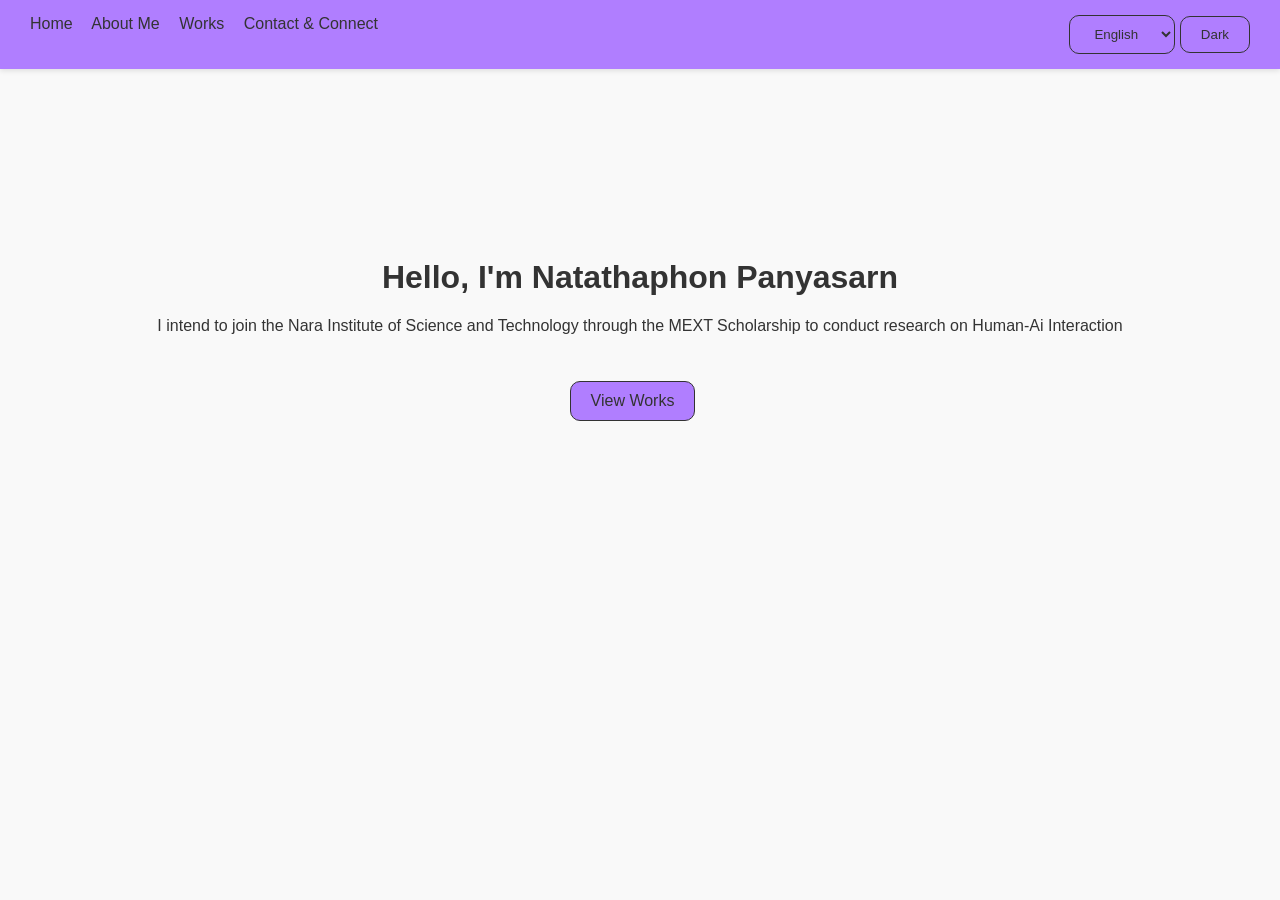
<file: index.html>
<!DOCTYPE html>
<html lang="en">
<head>
    <meta charset="UTF-8">
    <meta name="viewport" content="width=device-width, initial-scale=1.0">
    <link rel="icon" href="data:image/svg+xml,<svg xmlns=%22http://www.w3.org/2000/svg%22 viewBox=%220 0 100 100%22><text y=%22.9em%22 font-size=%2290%22 font-family=%22cursive%22 font-style=%22italic%22>N</text></svg>">
    
    <title>My Portfolio</title>
    <link rel="stylesheet" href="style.css">
</head>
<body>
    <!-- แถบเมนูด้านบน -->
    <header>
    <nav>
        <div class="menu">
            <a href="index.html" id="nav-home">Home</a>
            <a href="about.html" id="nav-about">About Me</a>
            <a href="works.html" id="nav-works">Works</a>
            <a href="contact.html" id="nav-contact">Contact & Connect</a>
        </div>
        <div class="controls">
            <!-- ปุ่มเปลี่ยนภาษา -->
            <select id="lang-switch" style="background-color: var(--nav-bg); color: var(--text-color); border: 1px solid var(--text-color); padding: 10px 20px; cursor: pointer; border-radius: 10px;">
                <option value="en" style="font-weight: 500;">English</option>
                <option value="th" style="font-weight: 500;">ไทย</option>
                <option value="jp" style="font-weight: 500;">日本語</option>
            </select>
            <!-- ปุ่มเปลี่ยนโหมด -->
            <button id="theme-toggle" style="background-color: var(--nav-bg); color: var(--text-color); border: 1px solid var(--text-color); padding: 10px 20px; cursor: pointer; border-radius: 10px;">Dark</button>
        </div>
    </nav>
    </header>

    <!-- เนื้อหาหลัก -->
    <main>
    <h1 id="welcome-text" style="margin-top: 150px;">Hello, I'm Natathaphon Panyasarn</h1>
    <p id="myintend-text" style="margin-top: 20px;">"I intend to join the Nara Institute of Science and Technology through the MEXT Scholarship to conduct research on Human-Ai Interaction"</p> 
    <a href="works.html" id="view-works" style="display: inline-block; margin-top: 30px; background-color: var(--nav-bg); color: var(--text-color); border: 1px solid var(--text-color); padding: 10px 20px; cursor: pointer; border-radius: 10px;">View Works</a>
    </main>

    <script src="script.js"></script>
</body>
</html>
</file>
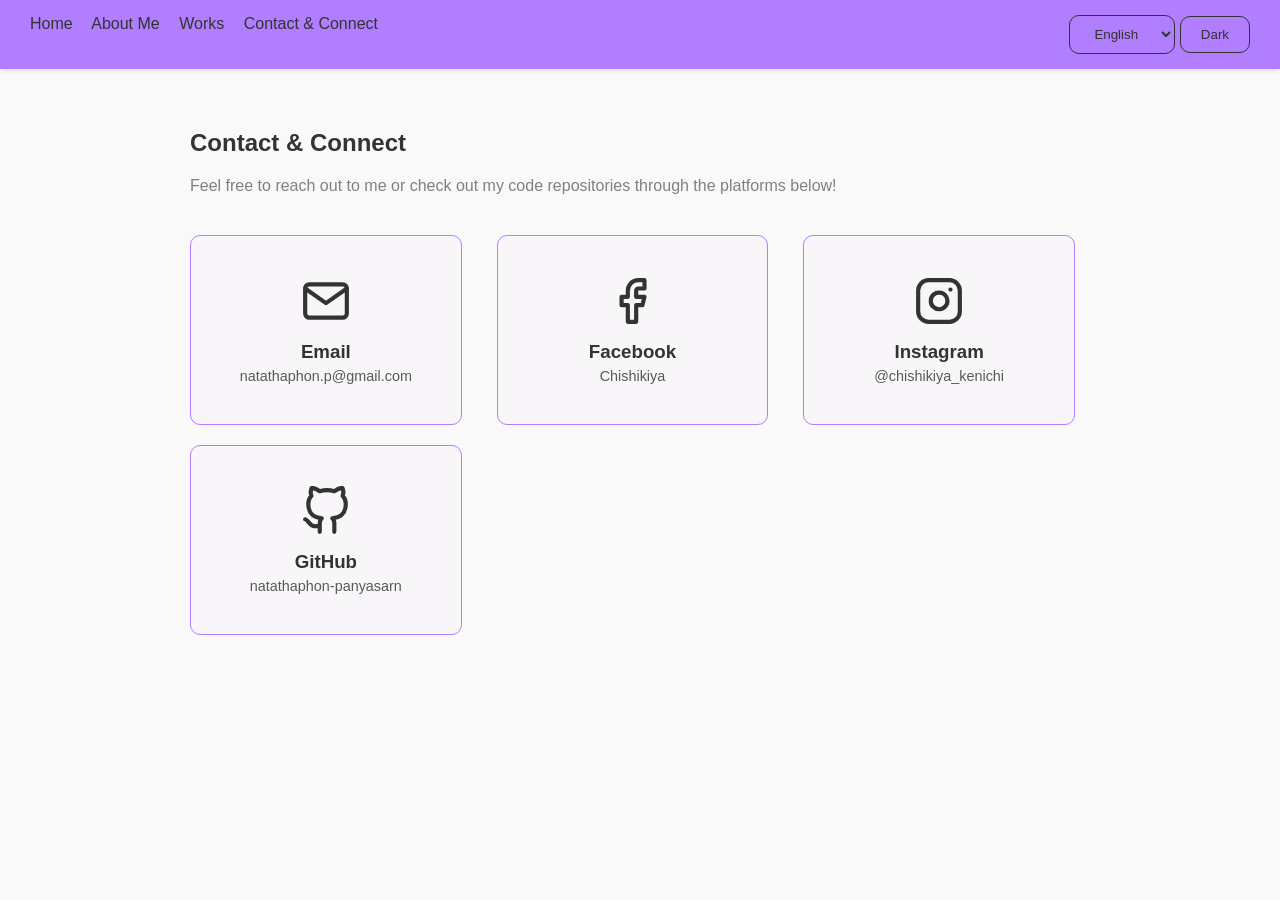
<file: contact.html>
<!DOCTYPE html>
<html lang="en">
<head>
    <meta charset="UTF-8">
    <meta name="viewport" content="width=device-width, initial-scale=1.0">
    <title>Contact Me - My Portfolio</title>
    <link rel="icon" href="data:image/svg+xml,<svg xmlns=%22http://www.w3.org/2000/svg%22 viewBox=%220 0 100 100%22><text y=%22.9em%22 font-size=%2290%22 font-family=%22cursive%22 font-style=%22italic%22>N</text></svg>">
    <link rel="stylesheet" href="style.css">
</head>
<body>
    <!-- แถบเมนูด้านบน -->
    <header>
    <nav>
        <div class="menu">
            <a href="index.html" id="nav-home">Home</a>
            <a href="about.html" id="nav-about">About Me</a>
            <a href="works.html" id="nav-works">Works</a>
            <a href="contact.html" id="nav-contact">Contact & Connect</a>
        </div>
        <div class="controls">
            <!-- ปุ่มเปลี่ยนภาษา -->
            <select id="lang-switch" style="background-color: var(--nav-bg); color: var(--text-color); border: 1px solid var(--text-color); padding: 10px 20px; cursor: pointer; border-radius: 10px;">
                <option value="en" style="font-weight: 500;">English</option>
                <option value="th" style="font-weight: 500;">ไทย</option>
                <option value="jp" style="font-weight: 500;">日本語</option>
            </select>
            <!-- ปุ่มเปลี่ยนโหมด -->
            <button id="theme-toggle" style="background-color: var(--nav-bg); color: var(--text-color); border: 1px solid var(--text-color); padding: 10px 20px; cursor: pointer; border-radius: 10px;">Dark</button>
        </div>
    </nav>
    </header>
    <!-- เนื้อหาหลัก -->
    <main>
        <section class="about-container">
            <h1 id="contact-title">Contact Me</h1>
            <p id="contact-desc" style="margin-bottom: 40px; color: gray;">Feel free to reach out to me or check out my code repositories through the platforms below!</p>
            
            <!-- ใช้ Grid จากสไตล์เดิม และปรับให้แสดงผลแบบอัตโนมัติ (Responsive) -->
            <div class="skills-grid" style="grid-template-columns: repeat(auto-fit, minmax(220px, 1fr)); gap: 20px;">
                
                <!-- Email -->
                <a href="mailto:natathaphon.p@gmail.com" style="text-decoration: none; color: inherit;">
                    <div class="skill-box" style="display: flex; flex-direction: column; align-items: center; justify-content: center; padding: 40px 20px; cursor: pointer;">
                        <!-- SVG Email Icon -->
                        <svg class="custom-icon" viewBox="0 0 24 24" fill="none" stroke="currentColor" stroke-width="2" stroke-linecap="round" stroke-linejoin="round" style="width: 50px; height: 50px; margin-bottom: 15px;">
                            <path d="M4 4h16c1.1 0 2 .9 2 2v12c0 1.1-.9 2-2 2H4c-1.1 0-2-.9-2-2V6c0-1.1.9-2 2-2z"></path>
                            <polyline points="22,6 12,13 2,6"></polyline>
                        </svg>
                        <h3 style="margin: 0;">Email</h3>
                        <p style="margin: 5px 0 0 0; font-size: 0.9em; opacity: 0.8; word-break: break-all;">natathaphon.p@gmail.com</p>
                    </div>
                </a>

                <!-- Facebook -->
                <a href="https://www.facebook.com/Chishikiya/" target="_blank" style="text-decoration: none; color: inherit;">
                    <div class="skill-box" style="display: flex; flex-direction: column; align-items: center; justify-content: center; padding: 40px 20px; cursor: pointer;">
                        <!-- SVG Facebook Icon -->
                        <svg class="custom-icon" viewBox="0 0 24 24" fill="none" stroke="currentColor" stroke-width="2" stroke-linecap="round" stroke-linejoin="round" style="width: 50px; height: 50px; margin-bottom: 15px;">
                            <path d="M18 2h-3a5 5 0 0 0-5 5v3H7v4h3v8h4v-8h3l1-4h-4V7a1 1 0 0 1 1-1h3z"></path>
                        </svg>
                        <h3 style="margin: 0;">Facebook</h3>
                        <p style="margin: 5px 0 0 0; font-size: 0.9em; opacity: 0.8;">Chishikiya</p>
                    </div>
                </a>

                <!-- Instagram -->
                <a href="https://www.instagram.com/chishikiya_kenichi/" target="_blank" style="text-decoration: none; color: inherit;">
                    <div class="skill-box" style="display: flex; flex-direction: column; align-items: center; justify-content: center; padding: 40px 20px; cursor: pointer;">
                        <!-- SVG Instagram Icon -->
                        <svg class="custom-icon" viewBox="0 0 24 24" fill="none" stroke="currentColor" stroke-width="2" stroke-linecap="round" stroke-linejoin="round" style="width: 50px; height: 50px; margin-bottom: 15px;">
                            <rect x="2" y="2" width="20" height="20" rx="5" ry="5"></rect>
                            <path d="M16 11.37A4 4 0 1 1 12.63 8 4 4 0 0 1 16 11.37z"></path>
                            <line x1="17.5" y1="6.5" x2="17.51" y2="6.5"></line>
                        </svg>
                        <h3 style="margin: 0;">Instagram</h3>
                        <p style="margin: 5px 0 0 0; font-size: 0.9em; opacity: 0.8;">@chishikiya_kenichi</p>
                    </div>
                </a>

                <!-- GitHub -->
                <a href="https://github.com/natathaphon-panyasarn" target="_blank" style="text-decoration: none; color: inherit;">
                    <div class="skill-box" style="display: flex; flex-direction: column; align-items: center; justify-content: center; padding: 40px 20px; cursor: pointer;">
                        <!-- SVG GitHub Icon -->
                        <svg class="custom-icon" viewBox="0 0 24 24" fill="none" stroke="currentColor" stroke-width="2" stroke-linecap="round" stroke-linejoin="round" style="width: 50px; height: 50px; margin-bottom: 15px;">
                            <path d="M9 19c-5 1.5-5-2.5-7-3m14 6v-3.87a3.37 3.37 0 0 0-.94-2.61c3.14-.35 6.44-1.54 6.44-7A5.44 5.44 0 0 0 20 4.77 5.07 5.07 0 0 0 19.91 1S18.73.65 16 2.48a13.38 13.38 0 0 0-7 0C6.27.65 5.09 1 5.09 1A5.07 5.07 0 0 0 5 4.77a5.44 5.44 0 0 0-1.5 3.78c0 5.42 3.3 6.61 6.44 7A3.37 3.37 0 0 0 9 18.13V22"></path>
                        </svg>
                        <h3 style="margin: 0;">GitHub</h3>
                        <p style="margin: 5px 0 0 0; font-size: 0.9em; opacity: 0.8;">natathaphon-panyasarn</p>
                    </div>
                </a>
            </div>
        </section>
    </main>


    <script src="script.js"></script>
</body>
</html>
</file>
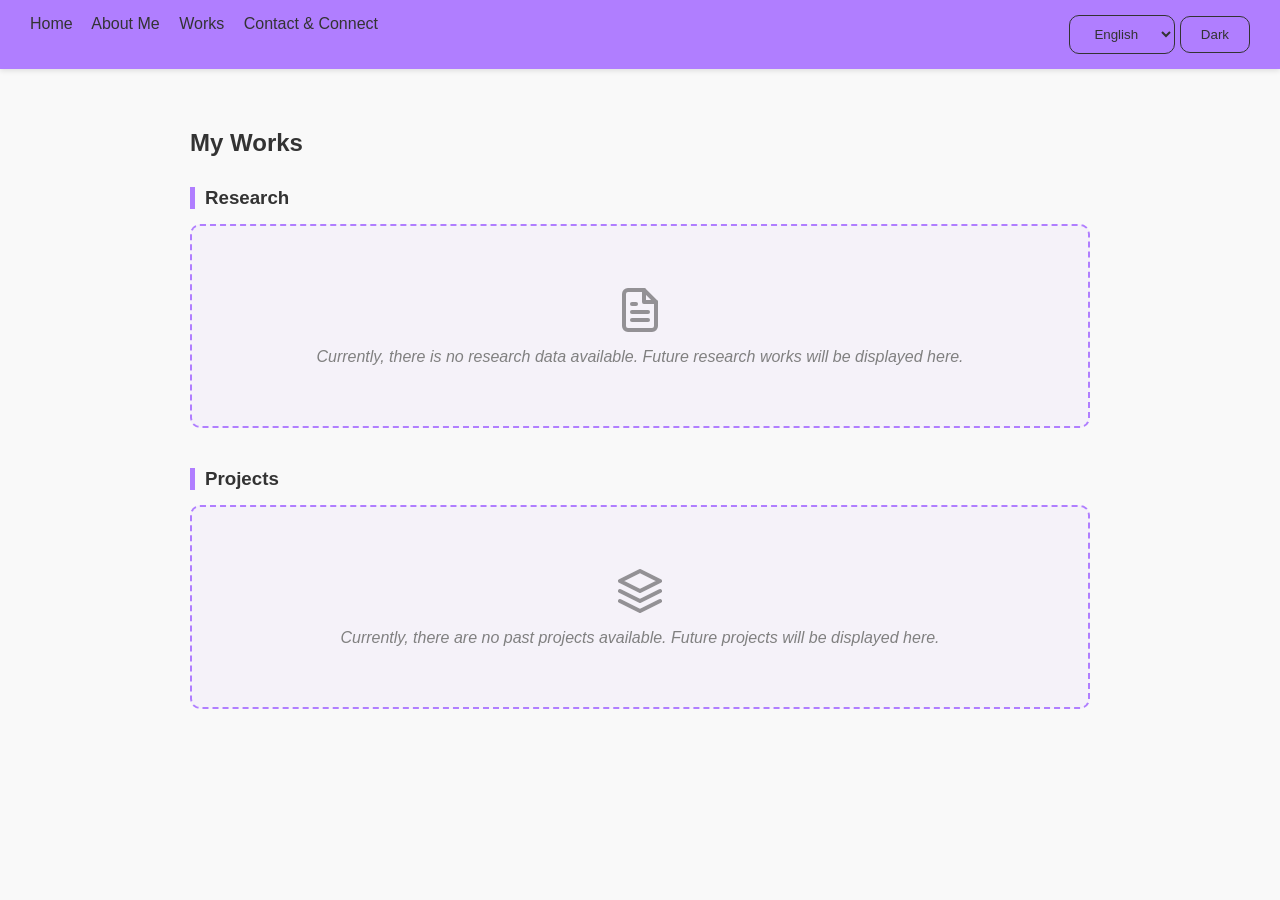
<file: works.html>
<!DOCTYPE html>
<html lang="en">
<head>
    <meta charset="UTF-8">
    <meta name="viewport" content="width=device-width, initial-scale=1.0">
    <link rel="icon" href="data:image/svg+xml,<svg xmlns=%22http://www.w3.org/2000/svg%22 viewBox=%220 0 100 100%22><text y=%22.9em%22 font-size=%2290%22 font-family=%22cursive%22 font-style=%22italic%22>N</text></svg>">
    <title>My Works - My Portfolio</title>
    <link rel="stylesheet" href="style.css">
</head>
<body>
    <!-- แถบเมนูด้านบน -->
    <header>
    <nav>
        <div class="menu">
            <a href="index.html" id="nav-home">Home</a>
            <a href="about.html" id="nav-about">About Me</a>
            <a href="works.html" id="nav-works">Works</a>
            <a href="contact.html" id="nav-contact">Contact & Connect</a>
        </div>
        <div class="controls">
            <!-- ปุ่มเปลี่ยนภาษา -->
            <select id="lang-switch" style="background-color: var(--nav-bg); color: var(--text-color); border: 1px solid var(--text-color); padding: 10px 20px; cursor: pointer; border-radius: 10px;">
                <option value="en" style="font-weight: 500;">English</option>
                <option value="th" style="font-weight: 500;">ไทย</option>
                <option value="jp" style="font-weight: 500;">日本語</option>
            </select>
            <!-- ปุ่มเปลี่ยนโหมด -->
            <button id="theme-toggle" style="background-color: var(--nav-bg); color: var(--text-color); border: 1px solid var(--text-color); padding: 10px 20px; cursor: pointer; border-radius: 10px;">Dark</button>
        </div>
    </nav>
    </header>

    <!-- เนื้อหาหลัก -->
    <main>
        <section class="about-container">
            <h1 id="works-title">My Works</h1>
            
            <!-- ส่วนข้อมูลการวิจัย (Research Data) -->
            <h3 class="section-heading" id="research-heading">Research</h3>
            <div class="skill-box" style="text-align: center; padding: 60px 20px; border: 2px dashed var(--nav-bg); background-color: rgba(176, 126, 255, 0.05);">
                <svg class="custom-icon" viewBox="0 0 24 24" fill="none" stroke="currentColor" stroke-width="2" stroke-linecap="round" stroke-linejoin="round" style="width: 48px; height: 48px; opacity: 0.5; margin-bottom: 10px;">
                    <path d="M14 2H6a2 2 0 0 0-2 2v16a2 2 0 0 0 2 2h12a2 2 0 0 0 2-2V8z"></path>
                    <polyline points="14 2 14 8 20 8"></polyline>
                    <line x1="16" y1="13" x2="8" y2="13"></line>
                    <line x1="16" y1="17" x2="8" y2="17"></line>
                    <polyline points="10 9 9 9 8 9"></polyline>
                </svg>
                <p id="research-placeholder" style="color: gray; font-style: italic; margin: 0;">Currently, there is no research data available. Future research works will be displayed here.</p>
            </div>

            <!-- ส่วนโปรเจคที่เคยทำ (Past Projects) -->
            <h3 class="section-heading" id="project-heading" style="margin-top: 40px;">Projects</h3>
            <div class="skill-box" style="text-align: center; padding: 60px 20px; border: 2px dashed var(--nav-bg); background-color: rgba(176, 126, 255, 0.05);">
                <svg class="custom-icon" viewBox="0 0 24 24" fill="none" stroke="currentColor" stroke-width="2" stroke-linecap="round" stroke-linejoin="round" style="width: 48px; height: 48px; opacity: 0.5; margin-bottom: 10px;">
                    <polygon points="12 2 2 7 12 12 22 7 12 2"></polygon>
                    <polyline points="2 17 12 22 22 17"></polyline>
                    <polyline points="2 12 12 17 22 12"></polyline>
                </svg>
                <p id="project-placeholder" style="color: gray; font-style: italic; margin: 0;">Currently, there are no past projects available. Future projects will be displayed here.</p>
            </div>
        </section>
    </main>

    <script src="script.js"></script>
</body>
</html>
</file>
<file: style.css>
/* โหมดสว่าง (ค่าเริ่มต้น) */
:root {
    --bg-color: #f9f9f9;
    --text-color: #333333;
    --nav-bg: #b07eff;
}

/* โหมดมืด */
[data-theme="dark"] {
    --bg-color: #121212;
    --text-color: #ffffff;
    --nav-bg: #b07eff;
}

/* นำตัวแปรสีมาใช้งาน */
body {
    background-color: var(--bg-color);
    color: var(--text-color);
    font-family: sans-serif;
    transition: all 0.3s ease; /* ทำให้เวลาเปลี่ยนสีดูนุ่มนวลขึ้น */
    margin: 0;
}

nav {
    display: flex;
    justify-content: space-between;
    padding: 15px 30px;
    background-color: var(--nav-bg);
    box-shadow: 0 2px 5px rgba(0,0,0,0.1);
    font-weight: 500;
}

a {
    color: var(--text-color);
    margin-right: 15px;
    text-decoration: none;
}

main {
    padding: 40px;
    text-align: center;
}

/* ===============================
   สไตล์สำหรับหน้า About / Portfolio 
   =============================== */
.about-container {
    max-width: 900px;
    margin: 0 auto;
    text-align: left; /* จัดข้อความให้อ่านง่ายขึ้นในหน้า About */
}

/* ส่วนโปรไฟล์ */
.profile-section {
    display: flex;
    flex-direction: column;
    align-items: center;
    margin-bottom: 40px;
    padding: 20px;
    background-color: rgba(176, 126, 255, 0.1);
    border-radius: 15px;
}

.profile-pic {
    width: 150px;
    height: 150px;
    border-radius: 50%;
    object-fit: cover;
    border: 5px solid var(--nav-bg);
    margin-bottom: 15px;
    background-color: white; 
}

.section-heading {
    border-left: 5px solid var(--nav-bg);
    padding-left: 10px;
    margin-top: 30px;
    margin-bottom: 15px;
}

/*(Portfolio Table) */
.table-responsive {
    overflow-x: auto;
}

.portfolio-table {
    width: 100%;
    border-collapse: collapse;
    margin-bottom: 30px;
}

.portfolio-table th, .portfolio-table td {
    border: 1px solid #ccc;
    padding: 12px 15px;
    text-align: left;
}

[data-theme="dark"] .portfolio-table th, 
[data-theme="dark"] .portfolio-table td {
    border: 1px solid #444;
}

.portfolio-table th {
    background-color: var(--nav-bg);
    color: white;
    text-align: center;
}

.portfolio-table td {
    text-align: center;
    vertical-align: middle;
}

.table-logo {
    width: 40px;
    height: 40px;
    object-fit: contain;
    border-radius: 5px;
    background-color: white;
}

/* สไตล์กล่อง Skills */
.skills-grid {
    display: grid;
    grid-template-columns: 1fr 1fr;
    gap: 20px;
}

.skill-box {
    border: 1px solid var(--nav-bg);
    padding: 20px;
    border-radius: 10px;
    background-color: transparent;
    transition: transform 0.3s ease;
}

.skill-box:hover {
    transform: translateY(-5px);
    box-shadow: 0 4px 10px rgba(176, 126, 255, 0.2);
}

.skill-box ul {
    padding-left: 20px;
    line-height: 1.8;
}

/* Tag สำหรับแสดงเทคโนโลยี */
.tech-tags {
    display: flex;
    flex-wrap: wrap;
    gap: 10px;
    margin-top: 15px;
}

.tech-tags span {
    background-color: var(--nav-bg);
    color: white;
    padding: 5px 12px;
    border-radius: 20px;
    font-size: 0.9em;
    font-weight: 500;
}

@media (max-width: 768px) {
    .skills-grid {
        grid-template-columns: 1fr;
    }
}

/* ===============================
   สไตล์สำหรับ Icon สร้างเอง (SVG)
   =============================== */
.icon-heading {
    display: flex;
    align-items: center;
    gap: 10px;
    margin-top: 0;
    margin-bottom: 15px;
}

.custom-icon {
    width: 24px;
    height: 24px;
    /* ใช้สีเดียวกับตัวอักษร*/
    stroke: var(--text-color); 
}

/* ===============================
   สไตล์สำหรับ Logo เทคโนโลยี
   =============================== */
.tech-tags span {
    display: flex; /* ทำให้รูปและข้อความอยู่บรรทัดเดียวกัน */
    align-items: center; /* จัดให้อยู่กึ่งกลางแนวตั้ง */
    gap: 8px; /* ระยะห่างระหว่างรูปกับข้อความ */
}

.tech-logo {
    width: 20px;
    height: 20px;
    object-fit: contain;
}

/* ทำให้โลโก้ GitHub เปลี่ยนเป็นสีขาวเมื่อเปิด Dark Mode */
[data-theme="dark"] .github-logo {
    filter: invert(1);
}

.table-emblem {
    width: 40px;      
    height: 40px;     
    object-fit: contain; 
    border-radius: 5px;  
    background-color: white; 
    border: 1px solid #b07eff;
}

@import url('https://fonts.googleapis.com/css2?family=Kanit:wght@300;400;500;600&display=swap');

body {
    font-family: 'Kanit', sans-serif; /* เปลี่ยนฟอนต์พื้นฐาน */
    background-color: var(--bg-color);
    color: var(--text-color);
    transition: background-color 0.4s ease, color 0.4s ease; /* ทำให้เปลี่ยนโหมดมืด/สว่างนุ่มนวลขึ้น */
    margin: 0;
}

/* สร้าง Keyframes สำหรับแอนิเมชัน */
@keyframes fadeInUp {
    from {
        opacity: 0;
        transform: translateY(30px);
    }
    to {
        opacity: 1;
        transform: translateY(0);
    }
}

/* เรียกใช้แอนิเมชันกับเนื้อหาหลัก */
main {
    padding: 40px;
    text-align: center;
    animation: fadeInUp 0.8s ease-out forwards; /* เพิ่มแอนิเมชันตรงนี้ */
}

.menu a {
    color: var(--text-color);
    margin-right: 15px;
    text-decoration: none;
    position: relative;
    padding-bottom: 5px;
    transition: color 0.3s ease;
}

/* สร้างเส้นใต้ซ่อนไว้ */
.menu a::after {
    content: '';
    position: absolute;
    width: 0;
    height: 2px;
    bottom: 0;
    left: 0;
    background-color: var(--text-color);
    transition: width 0.3s ease;
}

/* ขยายเส้นใต้เมื่อโฮเวอร์ */
.menu a:hover::after {
    width: 100%;
}

select#lang-switch, 
button#theme-toggle, 
#view-works {
    transition: transform 0.3s ease, box-shadow 0.3s ease !important; /* บังคับใช้ทับ inline style */
}

select#lang-switch:hover, 
button#theme-toggle:hover, 
#view-works:hover {
    transform: translateY(-3px) !important;
    box-shadow: 0 5px 15px rgba(176, 126, 255, 0.4) !important;
}

.skill-box {
    border: 1px solid var(--nav-bg);
    padding: 20px;
    border-radius: 10px;
    background-color: rgba(176, 126, 255, 0.02); /* ใส่พื้นหลังจางๆ ให้กล่อง */
    transition: transform 0.4s cubic-bezier(0.175, 0.885, 0.32, 1.275), box-shadow 0.4s ease; /* ใช้ easing แบบเด้งนิดๆ */
}

.skill-box:hover {
    transform: translateY(-8px) scale(1.02); /* ยกขึ้นและขยายขนาดนิดนึง */
    box-shadow: 0 10px 20px rgba(176, 126, 255, 0.25);
    border-color: #9055ff; /* สีเส้นขอบเข้มขึ้นเมื่อชี้ */
}
</file>
